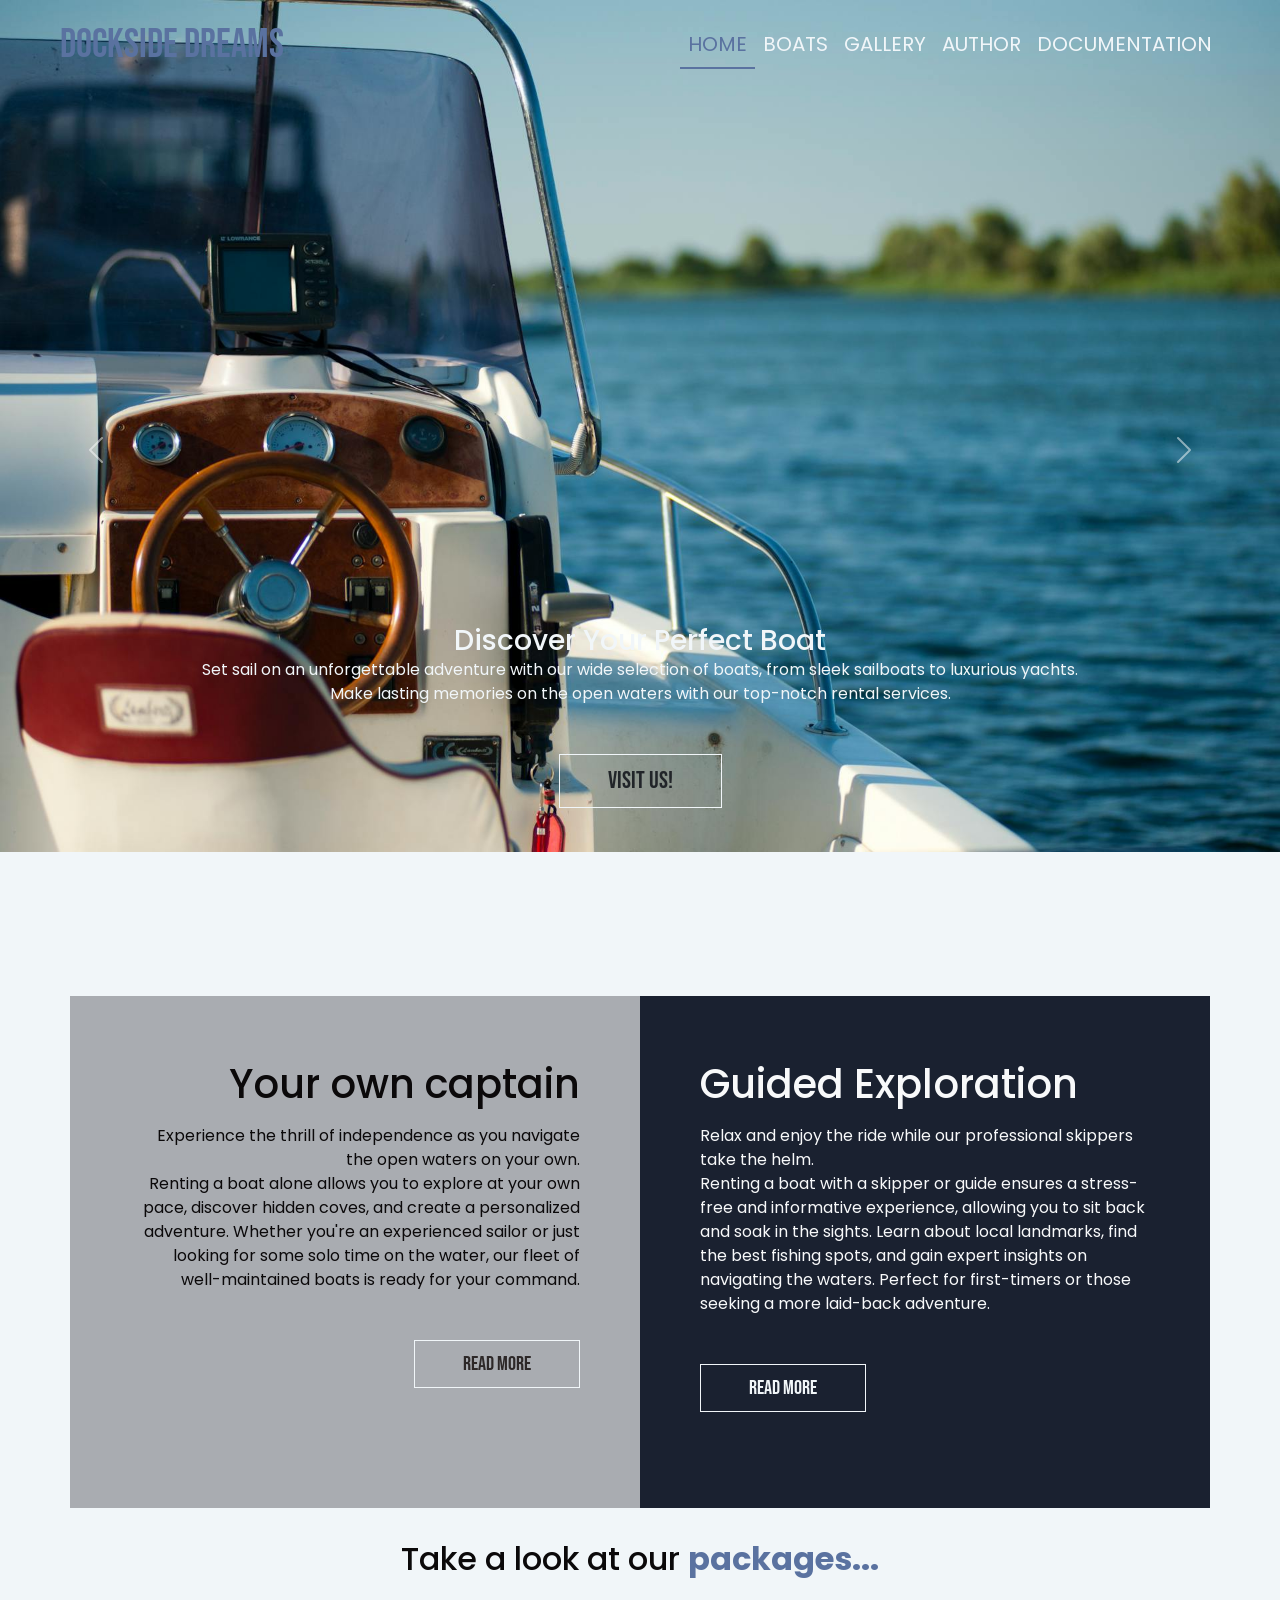
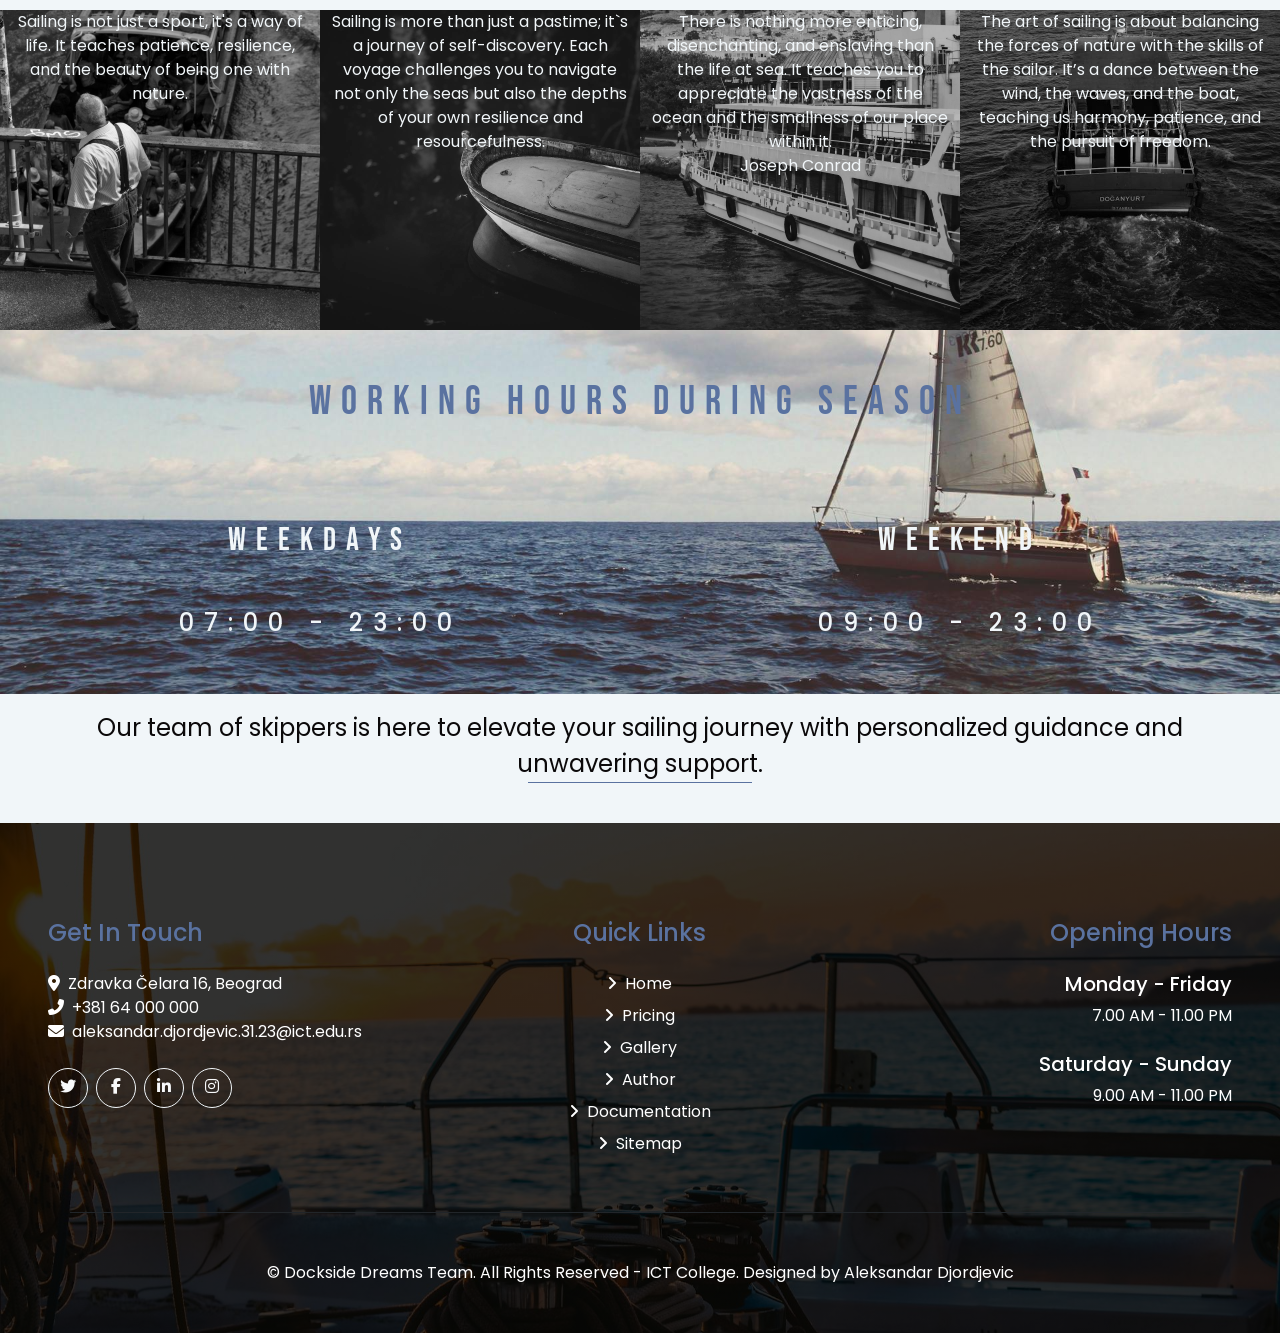
<file: index.html>
<!DOCTYPE html>
<html lang="en">
<head>
    <meta charset="UTF-8"/>
    <meta name="viewport" content="width=device-width, initial-scale=1.0"/>
    <meta name="keywords" content="sailing, boat, skipper, yacht, memories, rental" />
    <meta name="language" content="english"/>
    <meta name="description" content="
    Experience the ultimate boating destination at our premier yacht rental agency. Step into a world of adventure, where our dedicated community of sailing enthusiasts comes together to elevate their maritime experiences. With our fleet of state-of-the-art boats, expert captains, and personalized sailing excursions, we provide the perfect environment for you to explore the seas, challenge your sailing skills, and create unforgettable memories. Join us today and embark on a transformative boating journey designed exclusively for adventurers. Together, we'll redefine what it means to sail with strength, confidence, and boundless exploration."/>
    <!-- font  -->
    <link rel="preconnect" href="https://fonts.googleapis.com"/>
    <link rel="preconnect" href="https://fonts.gstatic.com" crossorigin/>
    <link href="https://fonts.googleapis.com/css2?family=Bebas+Neue&family=Poppins:wght@300&display=swap" rel="stylesheet"/>
    <!-- icons  -->
    <link rel="stylesheet" href="https://cdnjs.cloudflare.com/ajax/libs/font-awesome/6.3.0/css/all.min.css"/>
    <!-- bootstrap  -->
    <link href="https://cdn.jsdelivr.net/npm/bootstrap@5.3.0-alpha3/dist/css/bootstrap.min.css" rel="stylesheet" integrity="sha384-KK94CHFLLe+nY2dmCWGMq91rCGa5gtU4mk92HdvYe+M/SXH301p5ILy+dN9+nJOZ" crossorigin="anonymous"/>
    <!-- css -->
    <link rel="stylesheet" href="assets/css/style.css"/>
    <title>Dockside Dreams</title>
</head>
<body>
 
    <!-- header  -->
      
      <!-- carousel  -->
      <div id="slidePanel" class="carousel slide">
      </div>

      <!-- about  -->
      <div id="offers" class="container-xl mt-5 pt-5">
        <div class="row d-flex justify-content-center">

          <!-- Solo Captain -->
            <div class="col-md-6 text-center text-md-end bg-grey py-5" id="soloCaptain">
              <h2 class="fs-1 my-3 mx-5">Your own captain</h2>
              <p class="mx-5">Experience the thrill of independence as you navigate the open waters on your own.</p>
              <p class="mx-5 d-none d-sm-inline-block">
                Renting a boat alone allows you to explore at your own pace, discover hidden coves, and create a personalized adventure. Whether you're an experienced sailor or just looking for some solo time on the water, our fleet of well-maintained boats is ready for your command.
              </p>
              <button class="btn px-5 py-2 headings-font fs-5 m-5 text-darkGrey" data-bs-toggle="modal" data-bs-target="#modal1">
                Read more
              </button>
            </div>

          <!-- Guided Exploration -->
            <div class="col-md-6 text-center text-md-start bg-darkBlue py-5" id="guidedExploration">
              <h2 class="fs-1 my-3 mx-5 text-light">Guided Exploration</h2>
              <p class="mx-5 text-light">Relax and enjoy the ride while our professional skippers take the helm.</p>
              <p class="mx-5 text-light d-none d-sm-inline-block">
                Renting a boat with a skipper or guide ensures a stress-free and informative experience, allowing you to sit back and soak in the sights. Learn about local landmarks, find the best fishing spots, and gain expert insights on navigating the waters. Perfect for first-timers or those seeking a more laid-back adventure.
              </p>
              <button class="btn px-5 py-2 headings-font fs-5 m-5 text-beige" data-bs-toggle="modal" data-bs-target="#modal2">
                Read more
              </button>
            </div>

        </div>
      </div>
    
    <div class="container-xl d-flex flex-column justify-content-center align-items-center text-center my-3">
      <h2 class="fs-2 py-3">Take a look at our <a href="pricing.html"><span class="text-blue fw-bold">packages...</span></a></h2>
    </div>
    <!-- img wrap  -->
    <div id="imgWrap"></div>
 
   <!-- season -->
   <div id="season"class="container-fluid text-center text-beige">
      <h2 class="headings-font py-5 fs-1 text-blue">Working Hours During Season</h2>
      <div class="row">
        <div class="col-sm-6 p-0 d-flex flex-column justify-content-center align-items-center">
          <h3 class="headings-font fs-2 py-5">Weekdays</h3>
           <h4 class="fs-4 pb-5">07:00 - 23:00</h4>
        </div>
        <div class="col-sm-6 p-0">
          <h3 class="headings-font fs-2 py-5">Weekend</h3>
          <h4 class="fs-4 pb-5">09:00 - 23:00</h4>
        </div>
      </div>
   </div>
   <!-- middle quote  -->
      <div id="middle-quote"></div>

  <!-- footer  -->
  
   <div id="footerContainer">

    
   </div>
   
    <!-- bootstrap js  -->
    <script src="https://cdn.jsdelivr.net/npm/bootstrap@5.3.0-alpha3/dist/js/bootstrap.bundle.min.js" integrity="sha384-ENjdO4Dr2bkBIFxQpeoTz1HIcje39Wm4jDKdf19U8gI4ddQ3GYNS7NTKfAdVQSZe" crossorigin="anonymous"></script>
    <!-- moj JS -->
    <script src="assets/js/main.js"></script>
  </body>
</html>
</file>
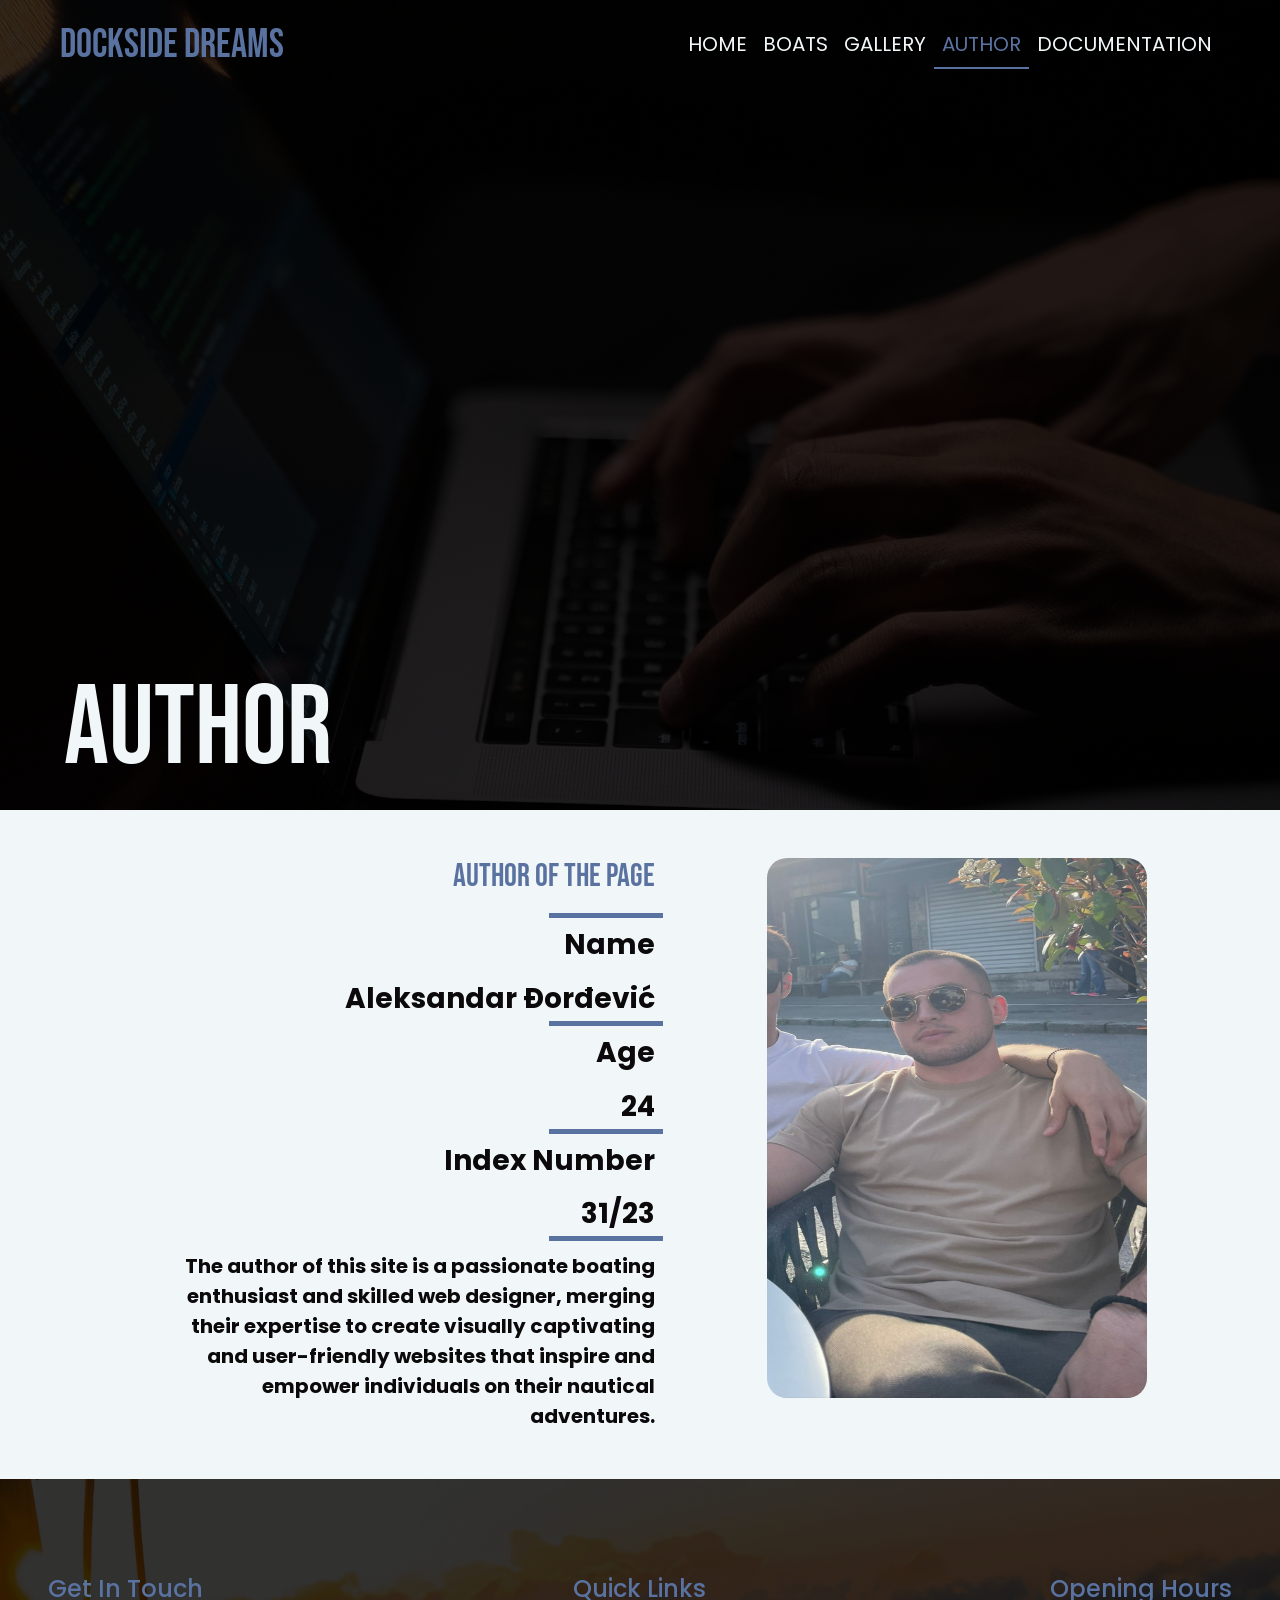
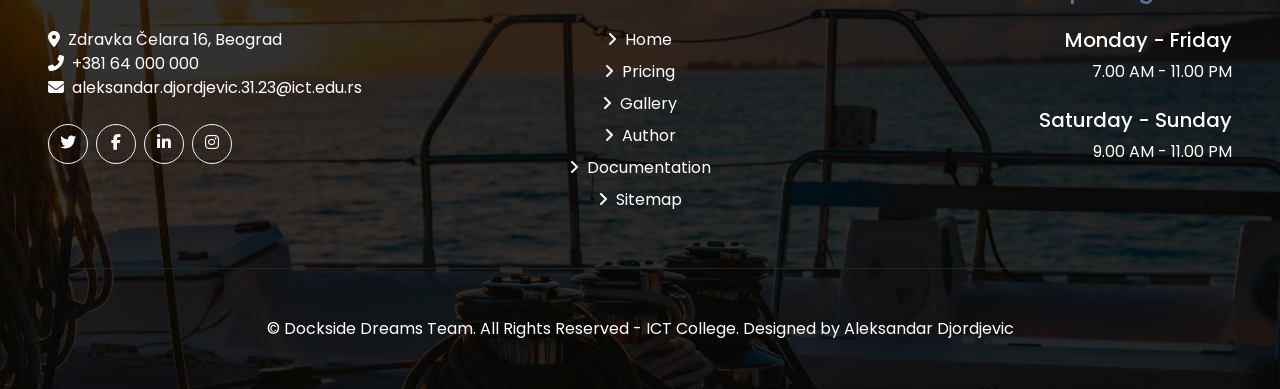
<file: author.html>
<!DOCTYPE html>
<html lang="en">
<head>
    <meta charset="UTF-8"/>
    <meta name="viewport" content="width=device-width, initial-scale=1.0"/>
    <meta name="keywords" content="sailing, boat, skipper, yacht, memories, rental" />
    <meta name="language" content="english"/>
    <meta name="description" content="
    Experience the ultimate boating destination at our premier yacht rental agency. Step into a world of adventure, where our dedicated community of sailing enthusiasts comes together to elevate their maritime experiences. With our fleet of state-of-the-art boats, expert captains, and personalized sailing excursions, we provide the perfect environment for you to explore the seas, challenge your sailing skills, and create unforgettable memories. Join us today and embark on a transformative boating journey designed exclusively for adventurers. Together, we'll redefine what it means to sail with strength, confidence, and boundless exploration."/>
    <!-- font  -->
    <link rel="preconnect" href="https://fonts.googleapis.com"/>
    <link rel="preconnect" href="https://fonts.gstatic.com" crossorigin/>
    <link href="https://fonts.googleapis.com/css2?family=Bebas+Neue&family=Poppins:wght@300&display=swap" rel="stylesheet"/>
    <!-- icons  -->
    <link rel="stylesheet" href="https://cdnjs.cloudflare.com/ajax/libs/font-awesome/6.3.0/css/all.min.css"/>
    <!-- bootstrap  -->
    <link href="https://cdn.jsdelivr.net/npm/bootstrap@5.3.0-alpha3/dist/css/bootstrap.min.css" rel="stylesheet" integrity="sha384-KK94CHFLLe+nY2dmCWGMq91rCGa5gtU4mk92HdvYe+M/SXH301p5ILy+dN9+nJOZ" crossorigin="anonymous"/>
    <!-- css -->
    <link rel="stylesheet" href="assets/css/style.css"/>
    <title>Dockside Dreams</title>
</head>
<body>
 
    <!-- header  -->
      
    <!-- cover img  -->
    
    <div id="authorInfo">
        <div class="container-xl">
    <div class="row my-5 justify-content-evenly">

        <div class="col-md-6 text-md-end text-center p-0 d-flex flex-column justify-content-center px-5 position-relative author-text">
            <h2 class="headings-font text-blue mb-3">Author of the page</h2>

            <h3 class="fw-bold author-headings my-3">Name</h3>
            <p class="fs-3"><b>Aleksandar Đorđević</b></p>

            <h3 class="fw-bold author-headings my-3">Age</h3>
            <p class="fs-3"><b>24</b></p>

            <h3 class="fw-bold author-headings my-3">Index Number</h3>
            <p class="fs-3 mb-3"><b>31/23</b></p>

            <p class="fs-5 author-headings d-none d-md-inline-block"><b>
                The author of this site is a passionate boating enthusiast and skilled web designer,
                merging their expertise to create visually captivating and user-friendly websites
                that inspire and empower individuals on their nautical adventures.</b>
            </p>
        </div>

        <div class="col-md-4 col-sm-6 col-7 p-0 d-flex justify-content-md-center">
            <img src="assets/img/author.jpg" alt="author" class="img-fluid author-img">
        </div>

    </div>
</div>

    </div>
   <!-- footer  -->
    <div id="footerContainer">

    
   </div>
    <!-- bootstrap js  -->
    <script src="https://cdn.jsdelivr.net/npm/bootstrap@5.3.0-alpha3/dist/js/bootstrap.bundle.min.js" integrity="sha384-ENjdO4Dr2bkBIFxQpeoTz1HIcje39Wm4jDKdf19U8gI4ddQ3GYNS7NTKfAdVQSZe" crossorigin="anonymous"></script>
    <script src="assets/js/main.js"></script>
</body>
</html>
</file>
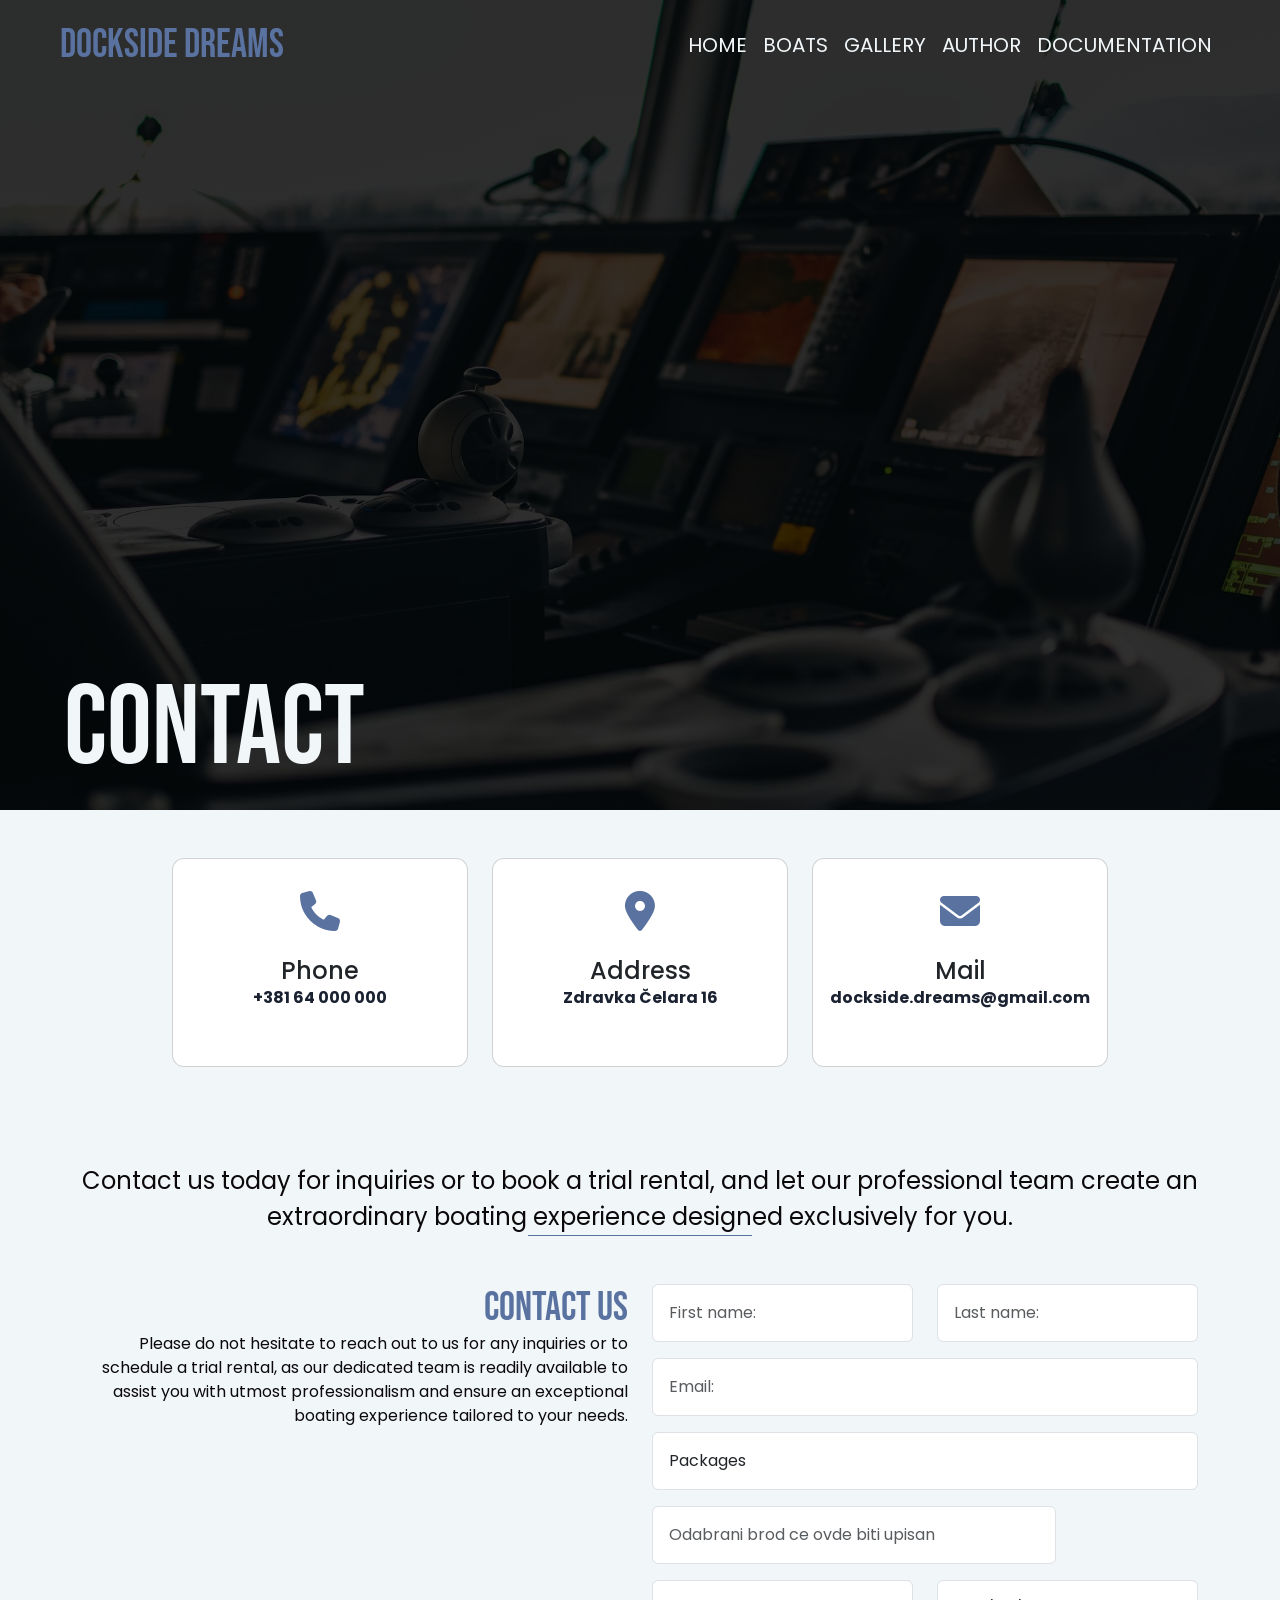
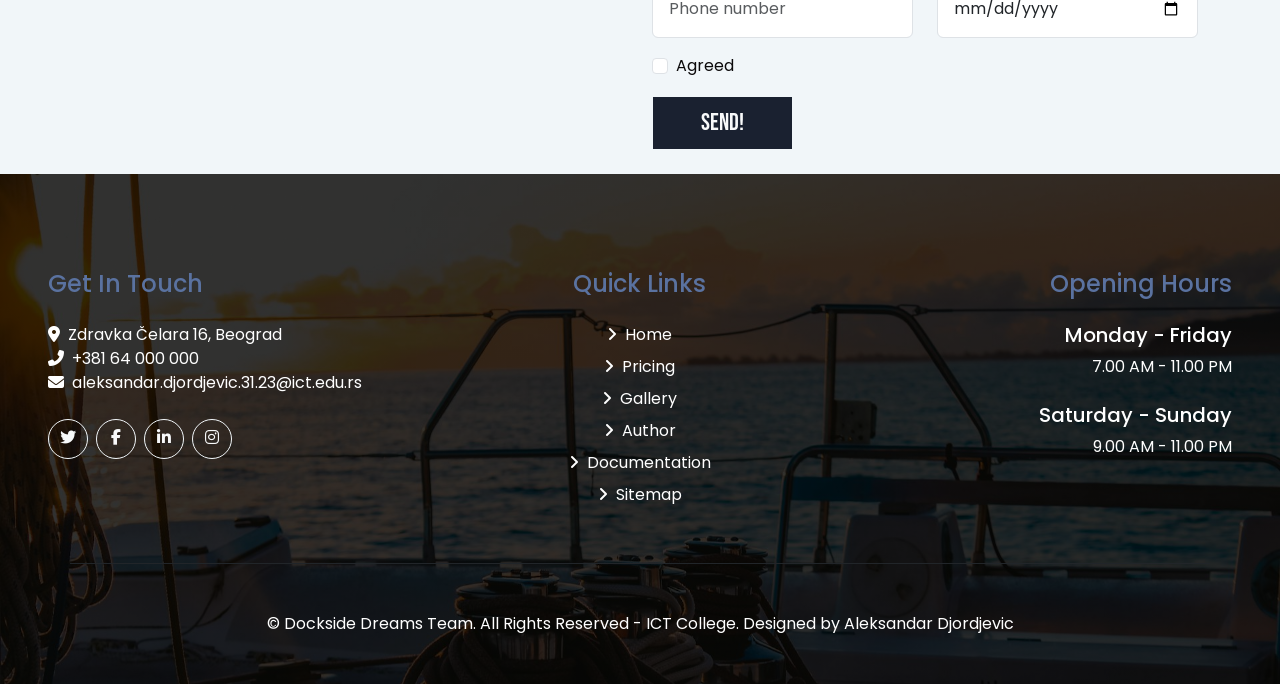
<file: contact.html>
<!DOCTYPE html>
<html lang="en">
<head>
    <meta charset="UTF-8"/>
    <meta name="viewport" content="width=device-width, initial-scale=1.0"/>
    <meta name="keywords" content="sailing, boat, skipper, yacht, memories, rental" />
    <meta name="language" content="english"/>
    <meta name="description" content="
    Experience the ultimate boating destination at our premier yacht rental agency. Step into a world of adventure, where our dedicated community of sailing enthusiasts comes together to elevate their maritime experiences. With our fleet of state-of-the-art boats, expert captains, and personalized sailing excursions, we provide the perfect environment for you to explore the seas, challenge your sailing skills, and create unforgettable memories. Join us today and embark on a transformative boating journey designed exclusively for adventurers. Together, we'll redefine what it means to sail with strength, confidence, and boundless exploration."/>
    <!-- font  -->
    <link rel="preconnect" href="https://fonts.googleapis.com"/>
    <link rel="preconnect" href="https://fonts.gstatic.com" crossorigin/>
    <link href="https://fonts.googleapis.com/css2?family=Bebas+Neue&family=Poppins:wght@300&display=swap" rel="stylesheet"/>
    <!-- icons  -->
    <link rel="stylesheet" href="https://cdnjs.cloudflare.com/ajax/libs/font-awesome/6.3.0/css/all.min.css"/>
    <!-- bootstrap  -->
    <link href="https://cdn.jsdelivr.net/npm/bootstrap@5.3.0-alpha3/dist/css/bootstrap.min.css" rel="stylesheet" integrity="sha384-KK94CHFLLe+nY2dmCWGMq91rCGa5gtU4mk92HdvYe+M/SXH301p5ILy+dN9+nJOZ" crossorigin="anonymous"/>
    <!-- css -->
    <link rel="stylesheet" href="assets/css/style.css"/>
    <title>Dockside Dreams</title>
</head>
<body>
 
    <!-- header  -->
      
    <!-- cover img  -->
    
    <div id="contactInfo"></div>
  
    <!-- middle quote  -->
    <div id="contactQuote"></div>
 
    <div class="container-xl" id="formContainer">
        <div id="div1" class="row">
          <div class="col-md-6 text-md-end text-center">
              <h2 class="headings-font fs-1 text-blue">Contact us</h2>
              <p>
                  Please do not hesitate to reach out to us for any inquiries or to schedule a trial rental,
                  as our dedicated team is readily available to assist you with utmost professionalism and
                  ensure an exceptional boating experience tailored to your needs.
              </p>
          </div>
        </div>
        
    </div>
    
    <!-- footer  -->
    <div id="footerContainer"></div>
    
    <!-- bootstrap js  -->
    <script src="https://cdn.jsdelivr.net/npm/bootstrap@5.3.0-alpha3/dist/js/bootstrap.bundle.min.js" integrity="sha384-ENjdO4Dr2bkBIFxQpeoTz1HIcje39Wm4jDKdf19U8gI4ddQ3GYNS7NTKfAdVQSZe" crossorigin="anonymous"></script>
    <!-- moj JS -->
    <script src="assets/js/main.js"></script>
  </body>
</html>
</file>
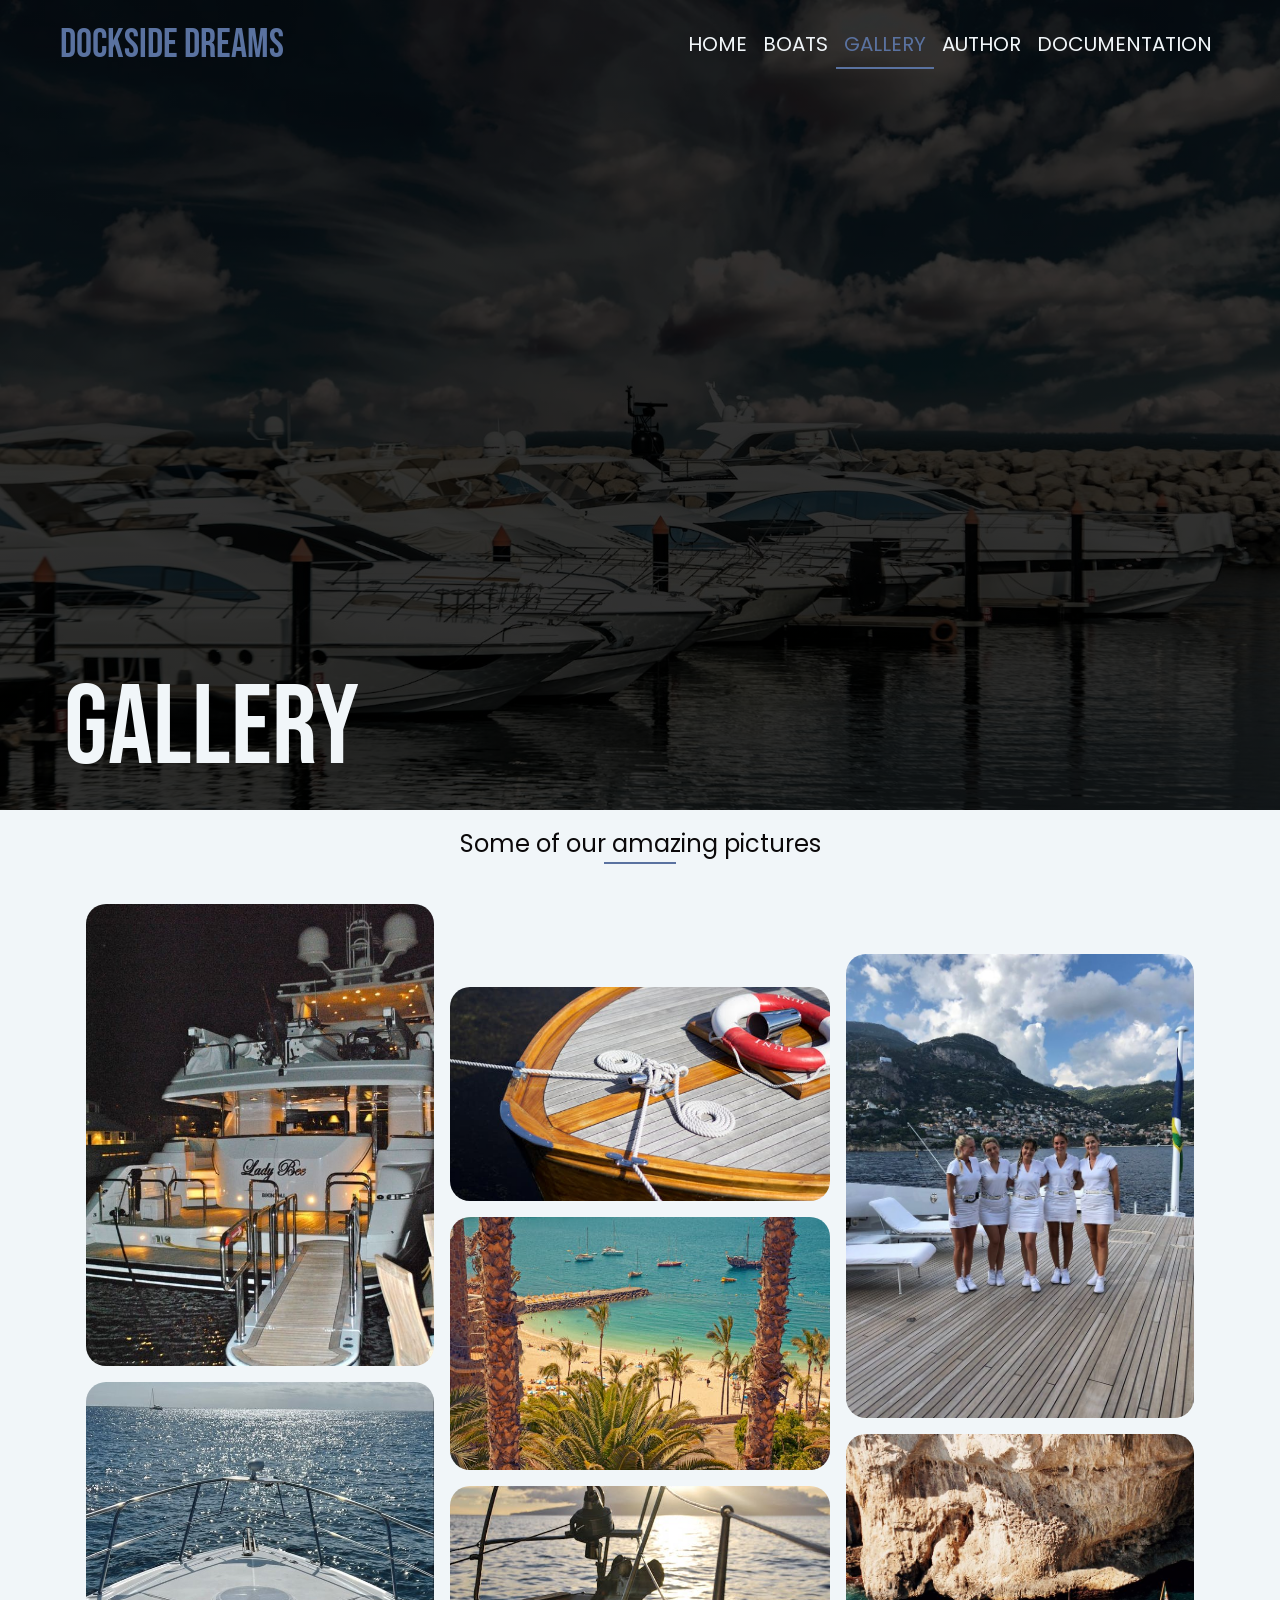
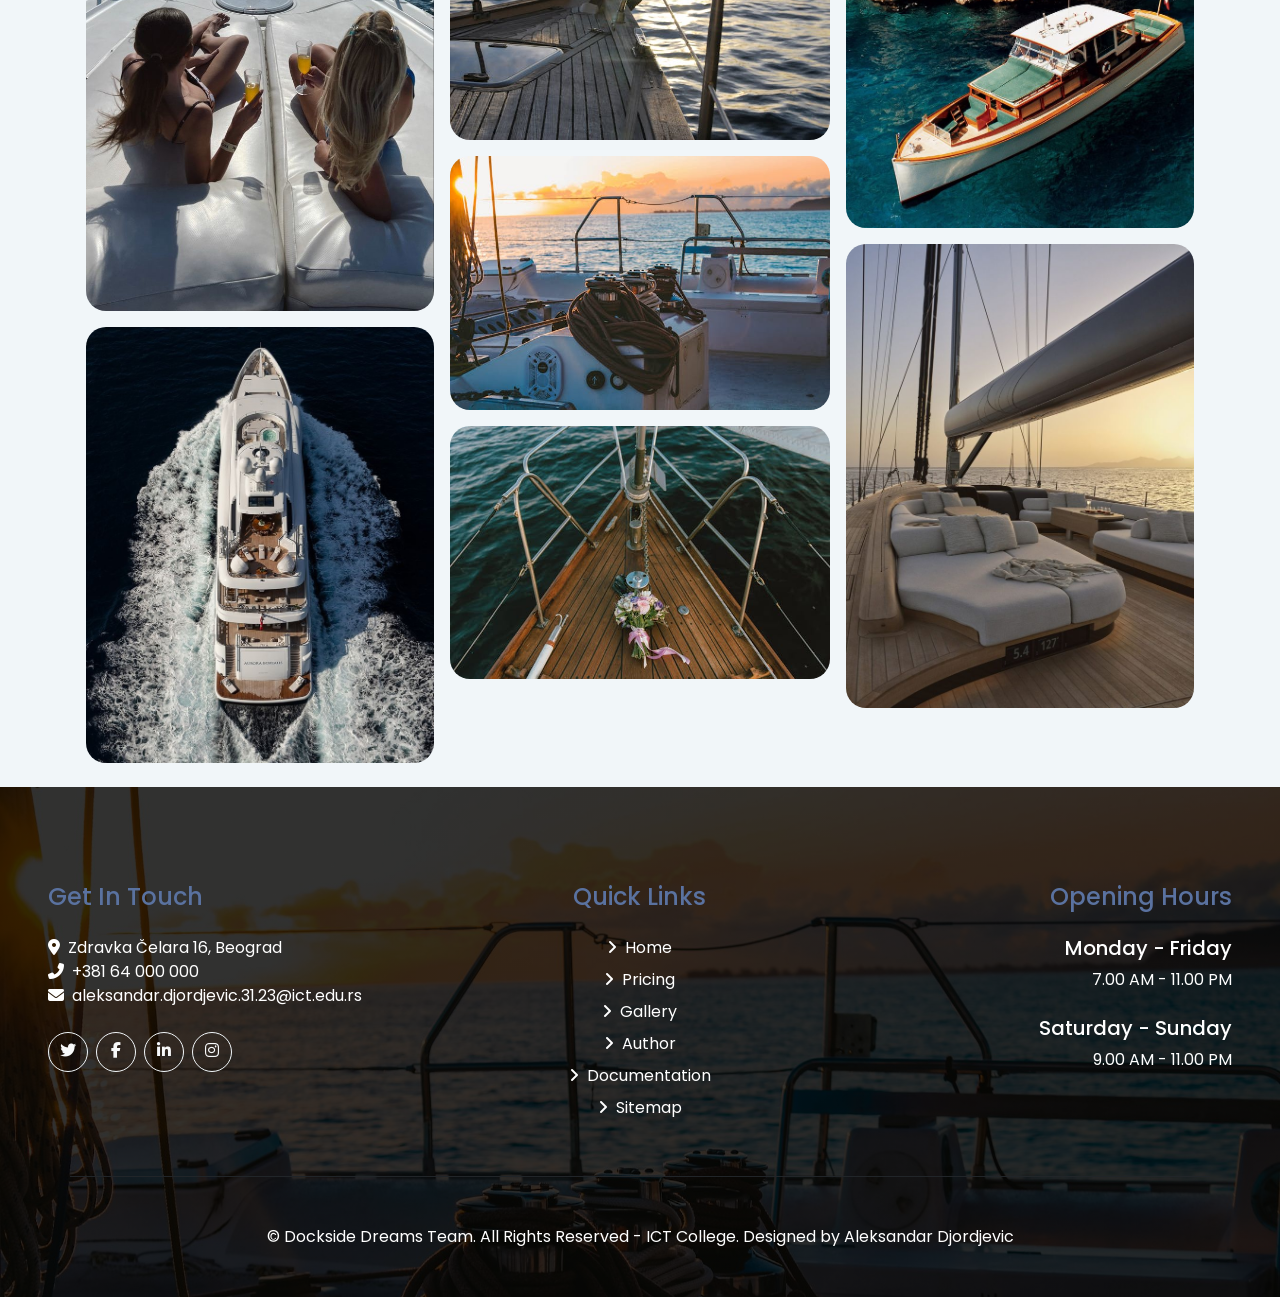
<file: gallery.html>
<!DOCTYPE html>
<html lang="en">
<head>
    <meta charset="UTF-8"/>
    <meta name="viewport" content="width=device-width, initial-scale=1.0"/>
    <meta name="keywords" content="sailing, boat, skipper, yacht, memories, rental" />
    <meta name="language" content="english"/>
    <meta name="description" content="
    Experience the ultimate boating destination at our premier yacht rental agency. Step into a world of adventure, where our dedicated community of sailing enthusiasts comes together to elevate their maritime experiences. With our fleet of state-of-the-art boats, expert captains, and personalized sailing excursions, we provide the perfect environment for you to explore the seas, challenge your sailing skills, and create unforgettable memories. Join us today and embark on a transformative boating journey designed exclusively for adventurers. Together, we'll redefine what it means to sail with strength, confidence, and boundless exploration."/>
    <!-- font  -->
    <link rel="preconnect" href="https://fonts.googleapis.com"/>
    <link rel="preconnect" href="https://fonts.gstatic.com" crossorigin/>
    <link href="https://fonts.googleapis.com/css2?family=Bebas+Neue&family=Poppins:wght@300&display=swap" rel="stylesheet"/>
    <!-- icons  -->
    <link rel="stylesheet" href="https://cdnjs.cloudflare.com/ajax/libs/font-awesome/6.3.0/css/all.min.css"/>
    <!-- bootstrap  -->
    <link href="https://cdn.jsdelivr.net/npm/bootstrap@5.3.0-alpha3/dist/css/bootstrap.min.css" rel="stylesheet" integrity="sha384-KK94CHFLLe+nY2dmCWGMq91rCGa5gtU4mk92HdvYe+M/SXH301p5ILy+dN9+nJOZ" crossorigin="anonymous"/>
    <!-- css -->
    <link rel="stylesheet" href="assets/css/style.css"/>
    <title>Dockside Dreams</title>
</head>
<body>
 
    <!-- header  -->
      
    <!-- cover img  -->
  
    <!-- middle quote  -->
    <div id="middle-quote"></div>

    <!-- img block  -->
    <div  id="galleryContainer"></div>
  
    <!-- footer  -->
    <div id="footerContainer"></div>
    
    <!-- bootstrap js  -->
    <script src="https://cdn.jsdelivr.net/npm/bootstrap@5.3.0-alpha3/dist/js/bootstrap.bundle.min.js" integrity="sha384-ENjdO4Dr2bkBIFxQpeoTz1HIcje39Wm4jDKdf19U8gI4ddQ3GYNS7NTKfAdVQSZe" crossorigin="anonymous"></script>
    <!-- moj JS -->
    <script src="assets/js/main.js"></script>
    <script src="assets/js/gallery.js"></script>
</body>
</html>
</file>
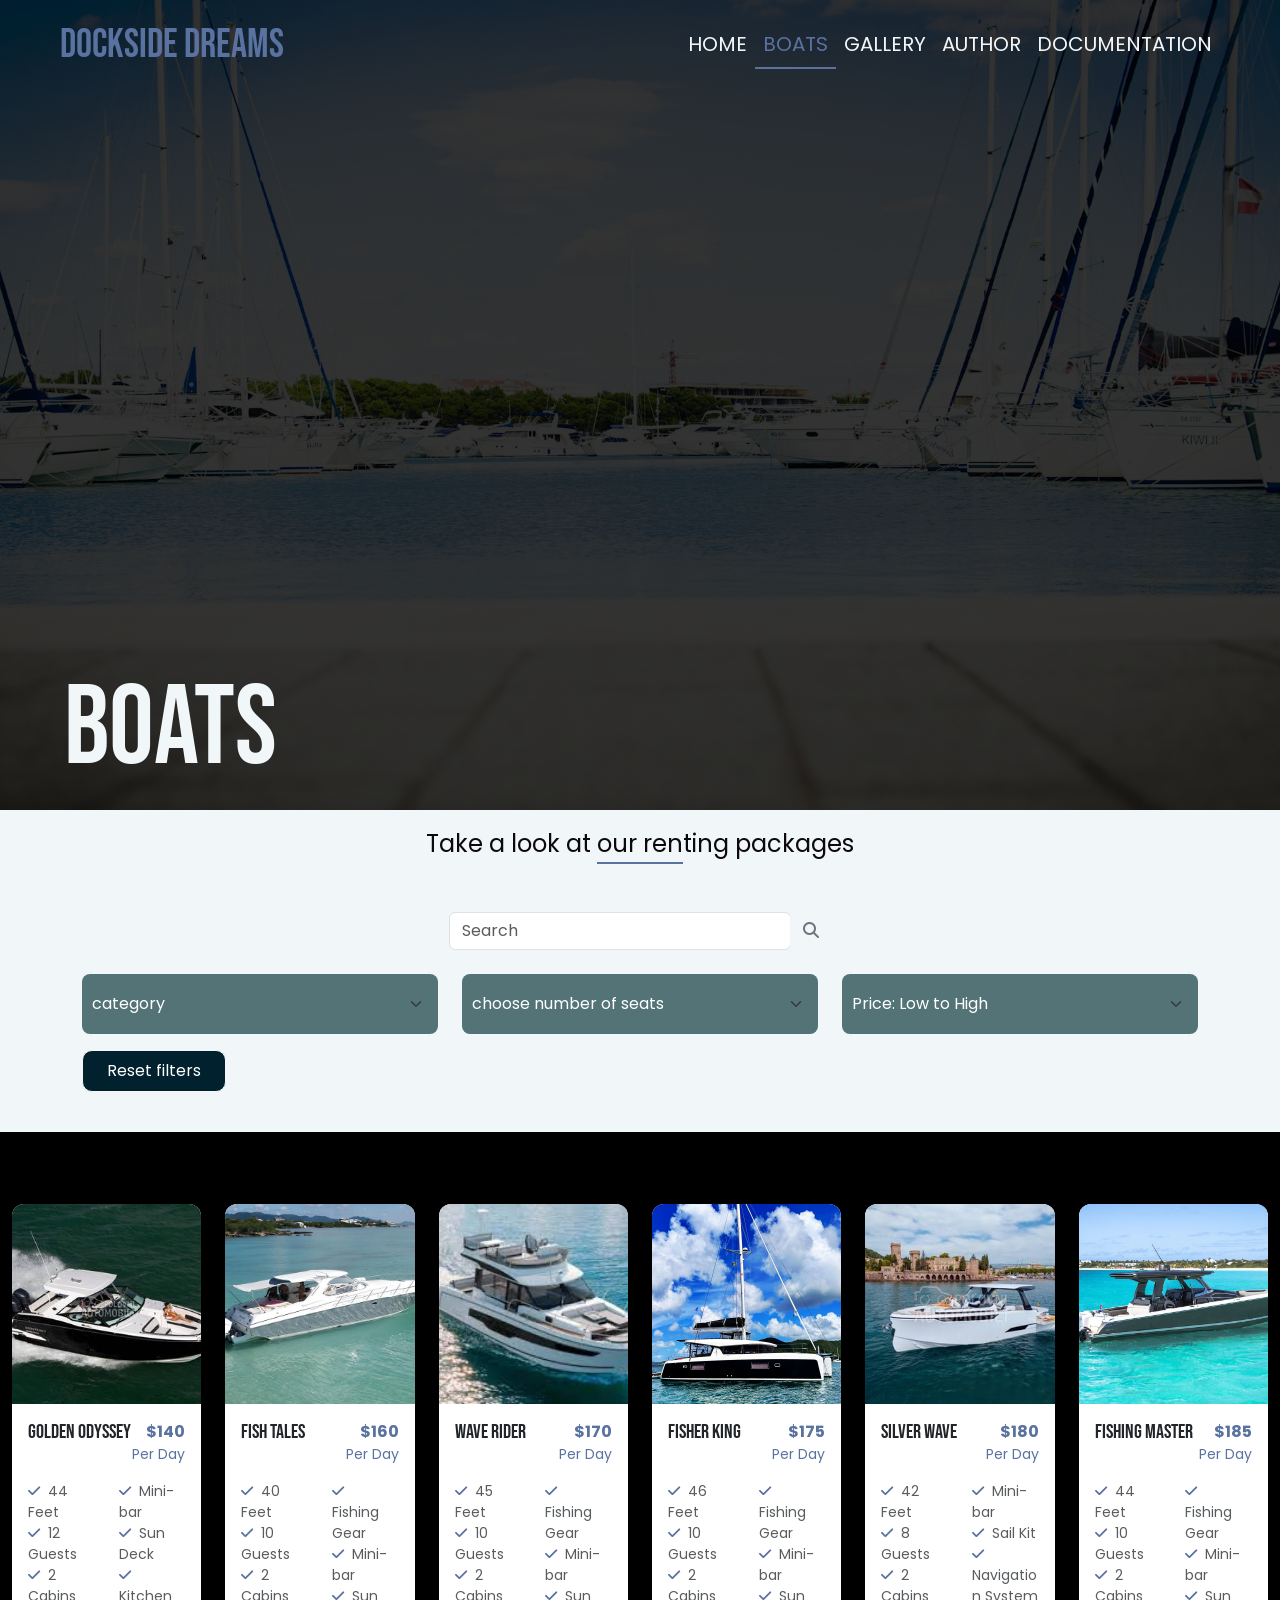
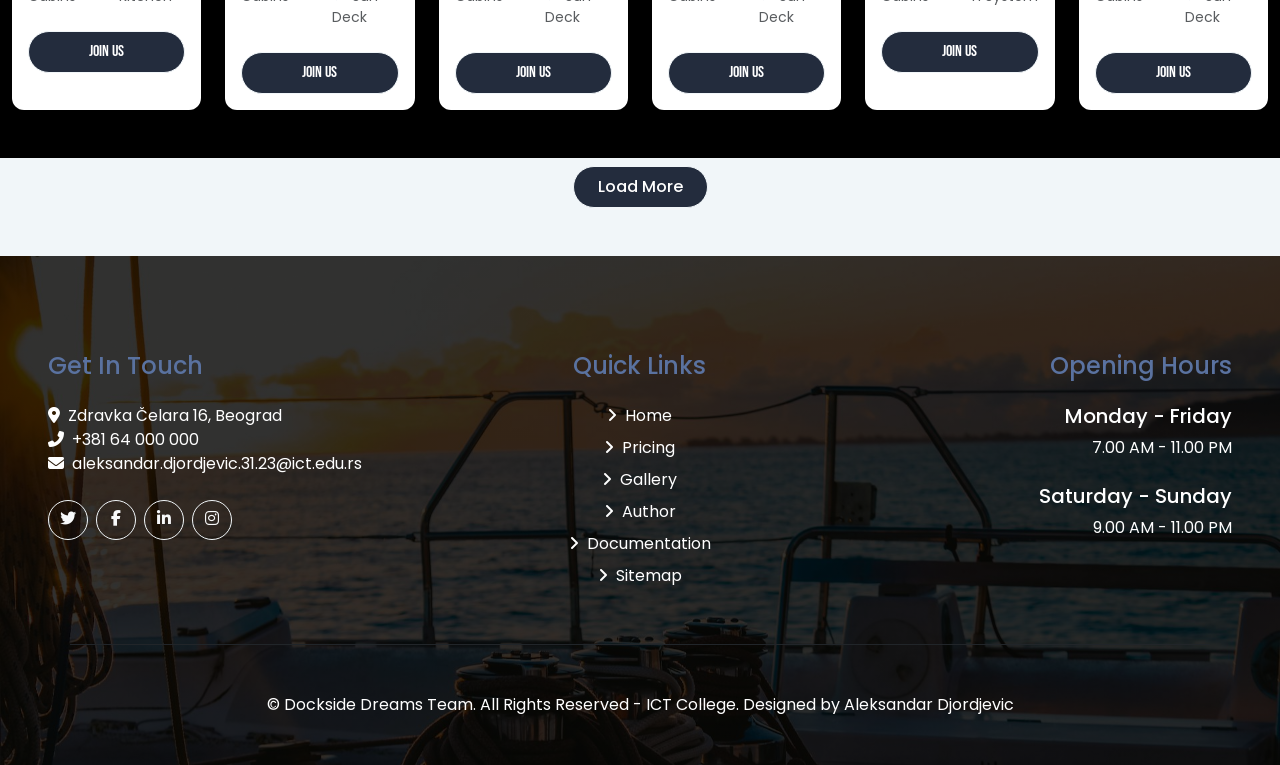
<file: pricing.html>
<!DOCTYPE html>
<html lang="en">
<head>
    <meta charset="UTF-8"/>
    <meta name="viewport" content="width=device-width, initial-scale=1.0"/>
    <meta name="keywords" content="sailing, boat, skipper, yacht, memories, rental" />
    <meta name="language" content="english"/>
    <meta name="description" content="
    Experience the ultimate boating destination at our premier yacht rental agency. Step into a world of adventure, where our dedicated community of sailing enthusiasts comes together to elevate their maritime experiences. With our fleet of state-of-the-art boats, expert captains, and personalized sailing excursions, we provide the perfect environment for you to explore the seas, challenge your sailing skills, and create unforgettable memories. Join us today and embark on a transformative boating journey designed exclusively for adventurers. Together, we'll redefine what it means to sail with strength, confidence, and boundless exploration."/>
    <!-- font  -->
    <link rel="preconnect" href="https://fonts.googleapis.com"/>
    <link rel="preconnect" href="https://fonts.gstatic.com" crossorigin/>
    <link href="https://fonts.googleapis.com/css2?family=Bebas+Neue&family=Poppins:wght@300&display=swap" rel="stylesheet"/>
    <!-- icons  -->
    <link rel="stylesheet" href="https://cdnjs.cloudflare.com/ajax/libs/font-awesome/6.3.0/css/all.min.css"/>
    <!-- bootstrap  -->
    <link href="https://cdn.jsdelivr.net/npm/bootstrap@5.3.0-alpha3/dist/css/bootstrap.min.css" rel="stylesheet" integrity="sha384-KK94CHFLLe+nY2dmCWGMq91rCGa5gtU4mk92HdvYe+M/SXH301p5ILy+dN9+nJOZ" crossorigin="anonymous"/>
    <!-- css -->
    <link rel="stylesheet" href="assets/css/style.css"/>
    <title>Dockside Dreams</title>
</head>
<body>
 
    <!-- header  -->
      
    <!-- cover img  -->
  

    <!-- middle quote  -->
    <div id="middle-quote"></div>

    <div class="container-fluid">
            <div class="row justify-content-between navbar navbar-dark">
                <div class="col-12 justify-content-center d-flex" id="center" >
                    <form class="form-inline mx-auto" id="search">
                        <div class="input-group rounded">
                          <input type="search" id="inputSearch" class="mx-auto form-control rounded" placeholder="Search" aria-label="Search">
                          <div class="input-group-append flex-grow-0">
                            <button class="btn btn-outline-secondary btnSearch"><i class="fas fa-search"></i></button>
                          </div>
                        </div>
                      </form>                      
                </div>
                <div class="col-lg-2 col-6 cart text-white d-flex justify-content-end position-relative">
                    
                </div>
            </div>
    </div>
    
    <div class="container mb-4">
        <div class="row mb-5">
            <div class="col-lg-4 col-sm-6 mt-3">
                <select class="form-select px-2 py-3 w-100 filters" id="categoryFilter">
                    <option value="0">category</option>
                    <option value="yacht">yacht</option>
                    <option value="luxury">luxury</option>
                    <option value="fishing">fishing</option>
                    <option value="sailing">sailing</option>
                </select>
            </div>
            <div class="col-lg-4 col-sm-6 mt-3">
                <select class="form-select px-2 py-3 w-100 filters" id="seats">
                    <option value="0">choose number of seats</option>
                    <option value="1">8-12 seats</option>
                    <option value="2">12-16 seats</option>
                    <option value="3">16+ seats</option>
                </select>
            </div>
            <div class="col-lg-4 col-sm-6 mt-3">
                <select class="form-select px-2 py-3 w-100 filters" id="sort">
                    <option value="asc" selected>Price: Low to High</option>
                    <option value="desc">Price: High to Low</option>
                    <option value="nameAsc">Name ASC</option>
                    <option value="nameDesc">Name DESC</option>
                </select>
            </div>
            <div class="mt-3">
                <button id="resetFilters" class="btn btn-outline-light px-4 py-2 mb-3">Reset filters</button>
            </div>
        </div>
        
    </div>

    <!--boats-->
    <div id="boatsPackages" ></div>
   
    <p id="noResults" class="d-none text-center my-3">
        Ne postoje camci za izabrane kriterijume.
    </p>

    <div class="d-flex justify-content-center pb-5 mt-2">
        <button id="loadMoreBtn" class="btn btn-join px-4 py-2">
            Load More
        </button>
    </div>


    <!-- footer  -->
    <div id="footerContainer"></div>
      <!-- bootstrap js  -->
      <script src="https://cdn.jsdelivr.net/npm/bootstrap@5.3.0-alpha3/dist/js/bootstrap.bundle.min.js" integrity="sha384-ENjdO4Dr2bkBIFxQpeoTz1HIcje39Wm4jDKdf19U8gI4ddQ3GYNS7NTKfAdVQSZe" crossorigin="anonymous"></script>
      <!-- moj JS -->
      <script src="assets/js/main.js"></script>
      <script src="assets/js/boats.js"></script>

  </body>
</html>
</file>
<file: assets/css/style.css>
*{
    margin: 0px;
    padding: 0px;
    scroll-behavior: smooth;
    box-sizing: border-box;
    border: none;
    outline: none;
}
:root{
    --beige:#F1F6F9;
    --grey:#a9acb1;
    --black:#000000;
    --white:#ffffff;
    --darkGrey:#2d2828;
    --pGrey:#0b090a;
    --darkBlue:#1A2130;
    --blue:#5A72A0;
    --details:#83B4FF;
}
body{
    background-color: var(--beige);
    color:var(--pGrey);
    font-family: 'Poppins', sans-serif;
}
a{
    text-decoration: none;
}

h1,h2, h3,p{
    margin: 0px;
}
/*text and bg*/
.bg-grey{
    background-color: var(--grey);
}
.bg-darkGrey{
    background-color: var(--darkGrey);
}
.bg-darkGrey2{
    background-color:rgba(58, 58, 58, 0.3)
    
}
.bg-darkBlue{
    background-color: var(--darkBlue);
}
.bg-beige{
    background-color: var(--beige);
}
.text-darkBlue{
    color: var(--darkBlue);
}
.text-beige{
    color: var(--beige);
}
.text-blue{
    color: var(--blue);
}
.text-darkGrey{
    color: var(--darkGrey);
}
.text-grey{
    color: var(--grey);
}
.headings-font{
    font-family: 'Bebas Neue', sans-serif;
}

.hovered-link {
    color: #5A72A0;
    transition: color 0.3s ease, text-decoration 0.3s ease;
}

.hovered-btn {
    background-color: #5A72A0 !important;
    color: #fff !important;
    transition: background-color 0.3s ease, color 0.3s ease;
}

.collapse {
    display: none;
    flex-direction: column;
}
.collapse.show {
    display: flex;
}


/*margins, paddings and width*/
.my-w-100{
    width: 100% !important; 
}
.my-h-50{
    height: 50vh !important;
}

.carousel-item{
    height: 100vh;
    color: #000000;
}



.nav-link{
    color: var(--beige);
}

.my-active{
    color:var(--blue) !important;
    border-bottom: 2px solid var(--blue);
}
.btn{
    border-radius: 0px;
    border: 1px solid var(--beige);
}
.btn-join {
    background-color: #232c3d;
    color: #ffffff;
    border-radius: 30px;
    font-weight: 500;
    transition: all 0.3s ease;
}

.btn-join:hover {
    background-color: #8a8e95;
    color: #000000;
    transform: translateY(-2px);
}

.quote i::before{
    font-size: 75px;
    color: var(--darkBlue);
    opacity: 0.9;
}
.quote-text::after{
    content: "";
    display: block;
    width: 20%;
    height: 1.5px;
    margin: 0px auto;
    background-color: var(--blue);
}


#season{
    background-image: url("../img/season.jpg");
    background-size: cover;
    background-position: center;
}
#season h2, #season h3, #season h4{
    letter-spacing: 10px;
}

.bg-img{
    background-attachment: fixed !important;
    background-size: cover !important;
    background-position: center !important;
    position: relative;
    height: 90vh;
}
.cover-heading{
    bottom: -2.2rem;
    position: absolute;
    left: 5%;
    color: var(--beige);
    font-size: 7rem;
}
.headings-border::after{
    content: "";
    display: block;
    width: 20%;
    margin-top: 5px;
    height: 2.5px;
    background-color: var(--blue);
}
#staff h2{
    letter-spacing: 10px;
}
.staff-heading::before{
    content: "";
    display: block;
    width: 20%;
    height: 5px;
    margin: 0px auto;
    background-color: var(--grey);
}

.card{
border-radius:12px;
overflow:hidden;
}

.card img{
height:200px;
object-fit:cover;
}

.list-group-item{
    background-color: transparent;
    border-bottom: none;
    color: var(--grey);
    padding-left: 0px;
    padding-top: 5px !important;
}
.membership h2{
    letter-spacing: 3px;
}

#galleryContainer img {
    border-radius: 20px;                    
    transition: border-radius 0.4s ease, transform 0.3s ease;
}

#galleryContainer img:hover {
    transform: scale(1.05);                     
    border-radius: 25px;                        
}

.author-img{
    height: 60vh;
    width: 100%;
    border-radius:20px;
    transition:0.3s;
}

.author-img:hover{
    border-radius:30px;
    transform:scale(1.05);
}

.author-headings::before{
    content: "";
    display: block;
    width: 20%;
    height: 5px;
    position: absolute;
    right: 7%;
    background-color: var(--blue);
    margin-top: -15px;
}
.author-text p{
    letter-spacing: 10px;
}
.author-text :last-child{
    letter-spacing: 0px;
}
/*moj css*/
.hover-img{
    filter: grayscale(100%);
    transition: filter 0.4s;
}

#backToTop{
    position: fixed;
    bottom: 20px;
    right: 20px;
    width: 45px;
    height: 45px;
    background-color: #000;
    color: #fff;
    text-align: center;
    line-height: 45px;
    font-size: 22px;
    border-radius: 50%;
    cursor: pointer;
    display: none; 
    transition: background-color 0.3s;
}

#resetFilters{
    border-radius: 10px;
    background-color: #00212d;
    color: #fff;
    text-align: center;
}

#resetFilters:hover {
    background-color: #bbbdc2;
    color: #000000;
    transform: translateY(-2px);
}


@media screen and (max-width: 993px){
    .author-text p{
        letter-spacing: 5px;
    }
    #home-nav{
        position:  relative !important;
        background-color: var(--grey);
    }
}
@media screen and (max-width: 921px){
    .bg-img{
        height: 80vh !important;
    }
    .cover-heading{
        bottom: -2rem;
        font-size: 6.7rem;
    }
}
@media screen and (max-width: 769px){
    .author-headings::before{
        position: relative;
        margin: 0px auto;
        right: 0;
    }
}
@media screen and (max-width: 601px){
    .bg-img{
        height: 70vh !important;
    }
    .cover-heading{
        bottom: -1.77rem;
        font-size: 6rem;
    }
}
@media screen and (max-width: 481px){
    .bg-img{
        height: 65vh !important;
    }
    .cover-heading{
        bottom: -1.49rem;
        font-size: 5rem;
    }
    .author-text p{
        letter-spacing: 0px;
    }
}

@media screen and (max-width: 376px){
    .bg-img{
        height: 50vh !important;
    }
    .cover-heading{
        bottom: -1.2rem;
        font-size: 4rem;
    }
}
@media screen and (max-width: 321px){
    .bg-img{
        height: 45vh !important;
    }
    .cover-heading{
        bottom: -1.05rem;
        font-size: 3.5rem;
    }
}

#home-nav {
    position: absolute;
    top: 0;        
    left: 0;     
    width: 100%;   
}


.filters{
    color: rgb(255, 255, 255) !important;
    background-color: #537377 !important;
    border-radius: 8px !important;
    border: 2px solid transparent !important;
}

.cbA{
    color: black ;
    margin-left: 2%;
}
</file>
